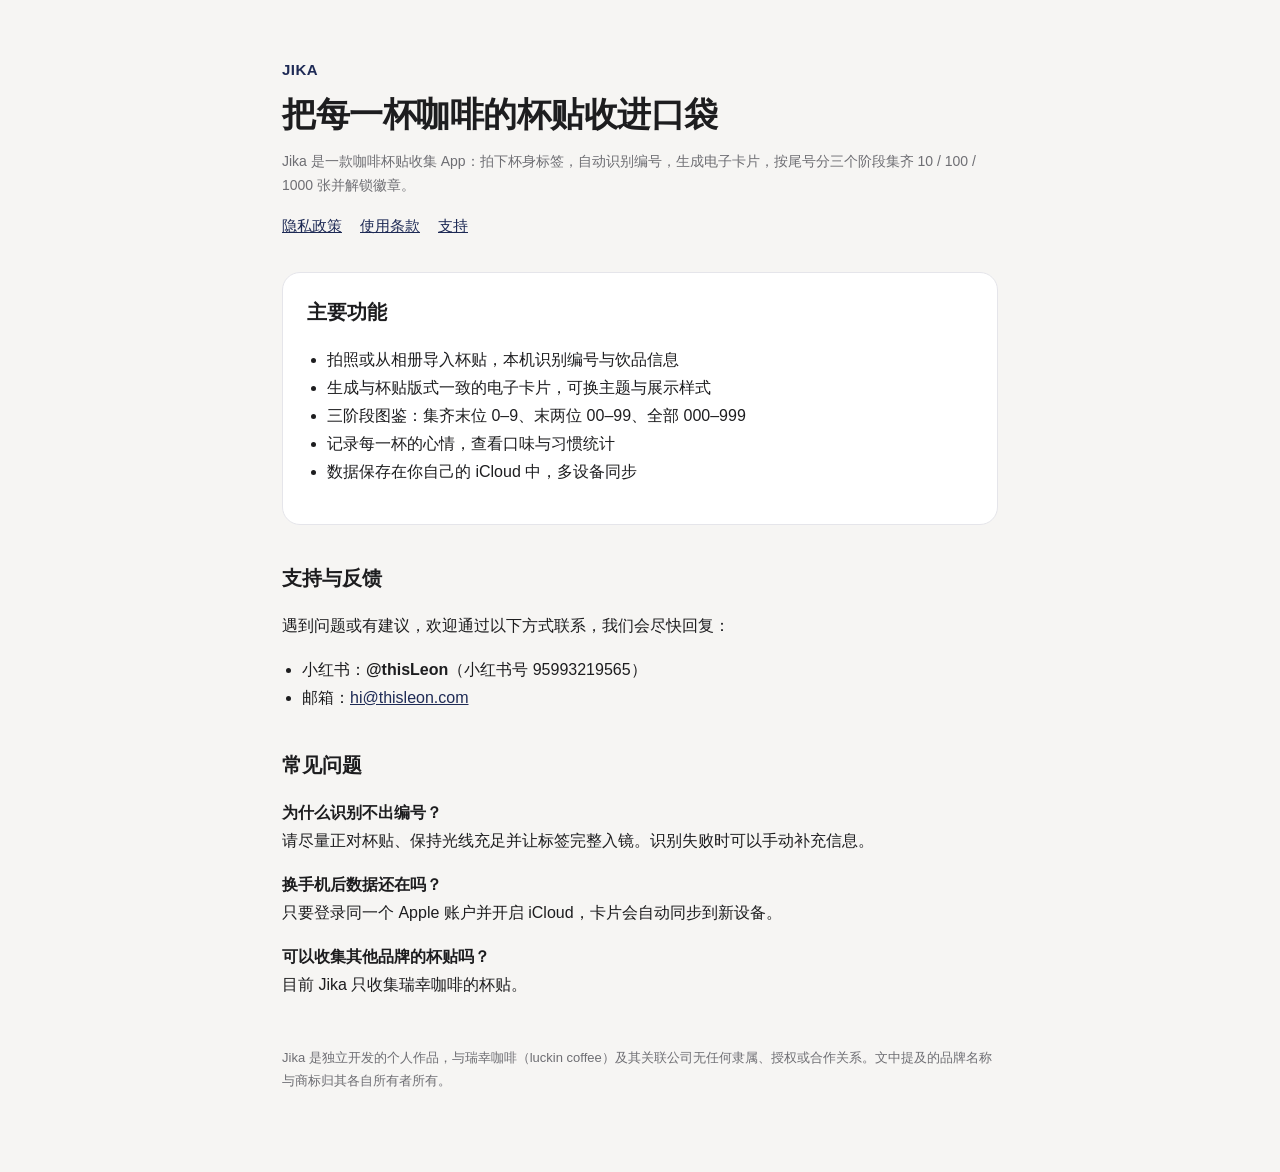
<file: index.html>
<!doctype html>
<html lang="zh-CN"><head><meta charset="utf-8"><meta name="viewport" content="width=device-width,initial-scale=1">
<title>Jika · 咖啡杯贴收集</title><link rel="stylesheet" href="style.css"></head>
<body><main>
<header><a class="brand" href="./">JIKA</a>
<h1>把每一杯咖啡的杯贴收进口袋</h1>
<p class="muted">Jika 是一款咖啡杯贴收集 App：拍下杯身标签，自动识别编号，生成电子卡片，按尾号分三个阶段集齐 10 / 100 / 1000 张并解锁徽章。</p>
<nav><a href="privacy.html">隐私政策</a><a href="terms.html">使用条款</a><a href="#support">支持</a></nav>
</header>

<div class="card">
<h2 style="margin-top:0">主要功能</h2>
<ul>
<li>拍照或从相册导入杯贴，本机识别编号与饮品信息</li>
<li>生成与杯贴版式一致的电子卡片，可换主题与展示样式</li>
<li>三阶段图鉴：集齐末位 0–9、末两位 00–99、全部 000–999</li>
<li>记录每一杯的心情，查看口味与习惯统计</li>
<li>数据保存在你自己的 iCloud 中，多设备同步</li>
</ul>
</div>

<h2 id="support">支持与反馈</h2>
<p>遇到问题或有建议，欢迎通过以下方式联系，我们会尽快回复：</p>
<ul>
<li>小红书：<b>@thisLeon</b>（小红书号 95993219565）</li>
<li>邮箱：<a href="mailto:hi@thisleon.com">hi@thisleon.com</a></li>
</ul>

<h2>常见问题</h2>
<p><b>为什么识别不出编号？</b><br>请尽量正对杯贴、保持光线充足并让标签完整入镜。识别失败时可以手动补充信息。</p>
<p><b>换手机后数据还在吗？</b><br>只要登录同一个 Apple 账户并开启 iCloud，卡片会自动同步到新设备。</p>
<p><b>可以收集其他品牌的杯贴吗？</b><br>目前 Jika 只收集瑞幸咖啡的杯贴。</p>

<footer>Jika 是独立开发的个人作品，与瑞幸咖啡（luckin coffee）及其关联公司无任何隶属、授权或合作关系。文中提及的品牌名称与商标归其各自所有者所有。</footer>
</main></body></html>
</file>
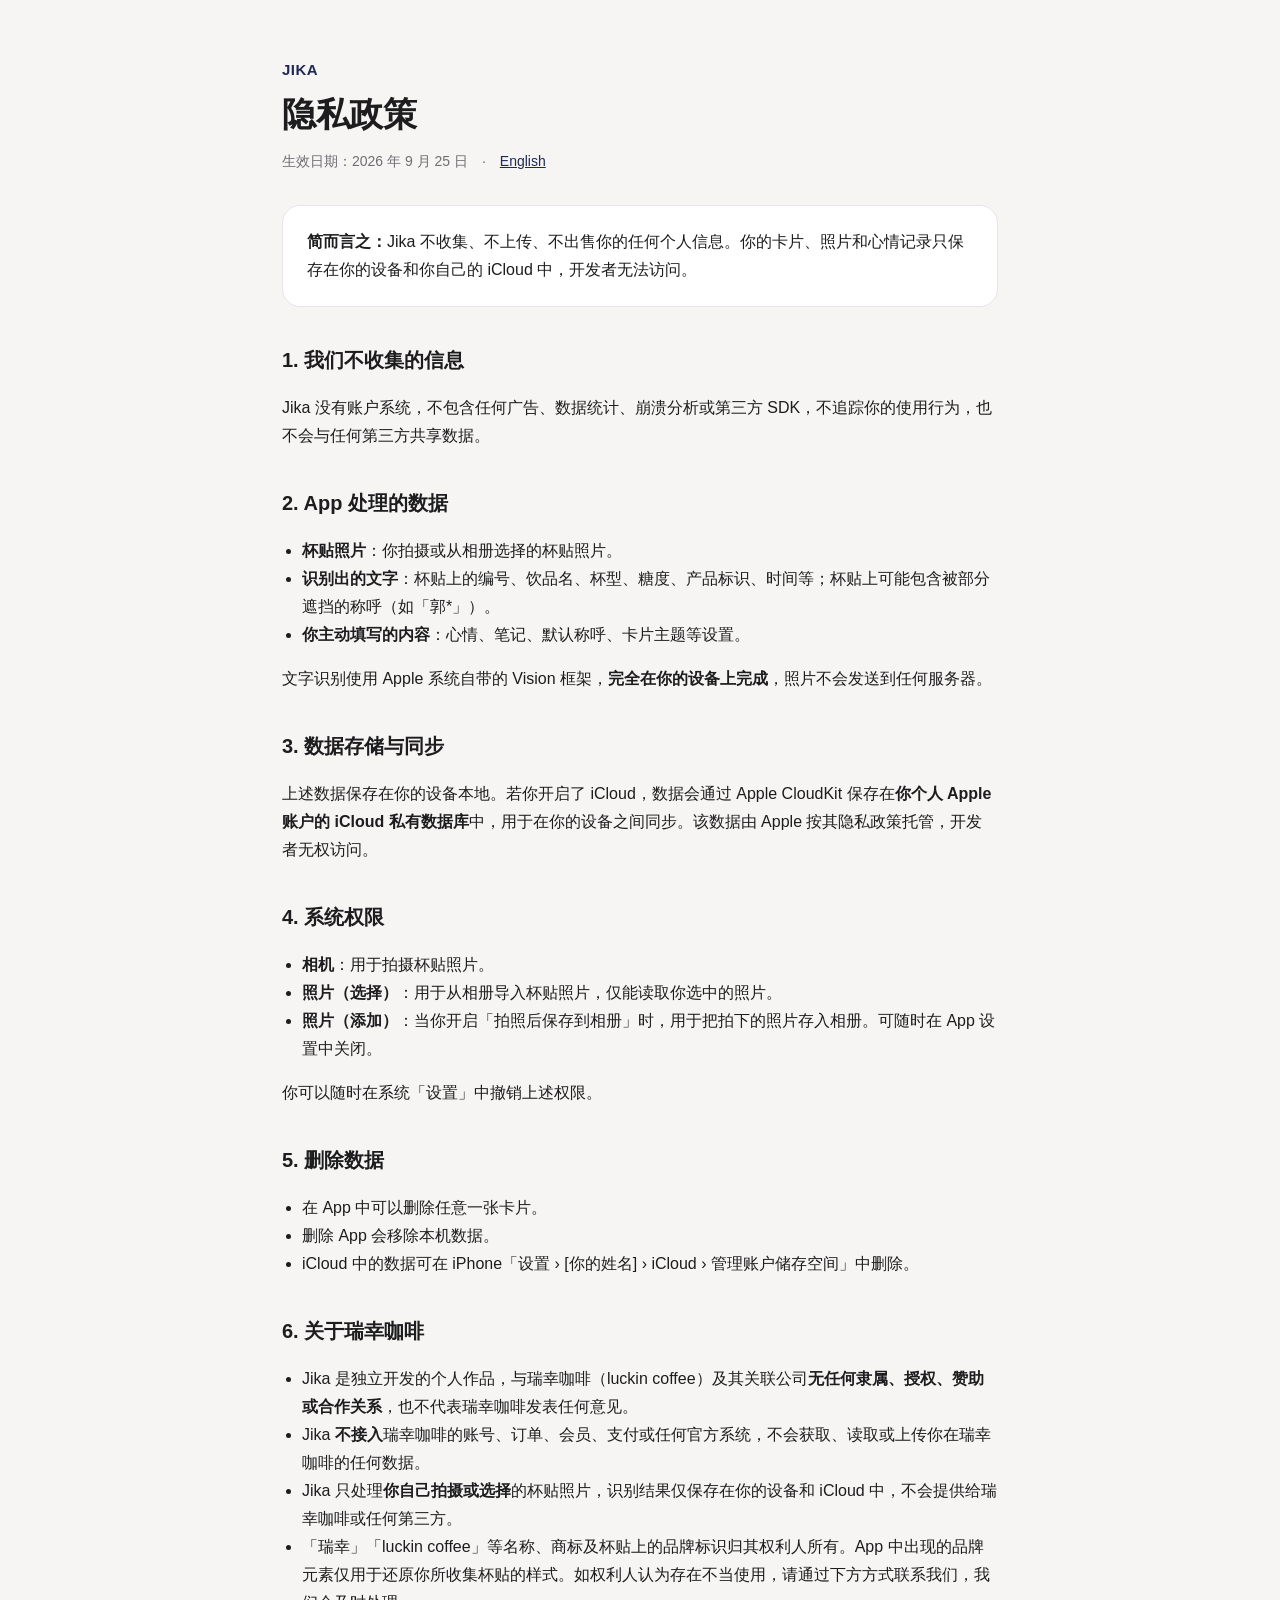
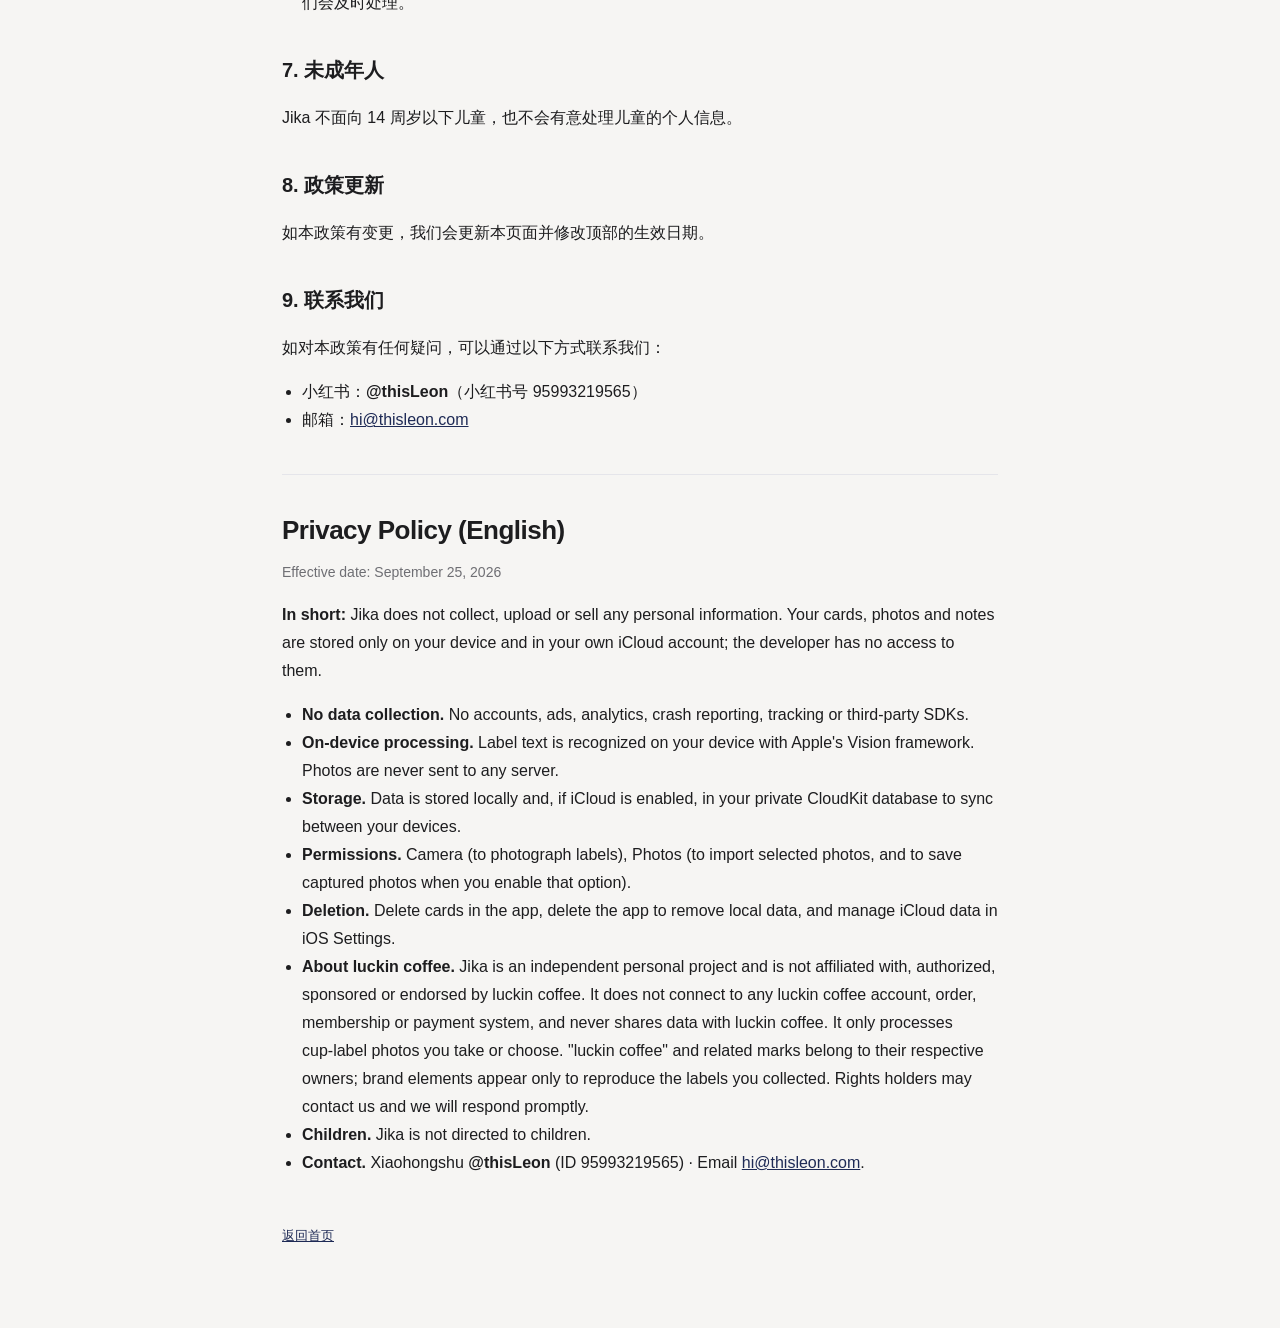
<file: privacy.html>
<!doctype html>
<html lang="zh-CN"><head><meta charset="utf-8"><meta name="viewport" content="width=device-width,initial-scale=1">
<title>隐私政策 · Jika</title><link rel="stylesheet" href="style.css"></head>
<body><main>
<header><a class="brand" href="./">JIKA</a>
<h1>隐私政策</h1>
<p class="muted">生效日期：2026 年 9 月 25 日　·　<a href="#en">English</a></p>
</header>

<div class="card"><b>简而言之：</b>Jika 不收集、不上传、不出售你的任何个人信息。你的卡片、照片和心情记录只保存在你的设备和你自己的 iCloud 中，开发者无法访问。</div>

<h2>1. 我们不收集的信息</h2>
<p>Jika 没有账户系统，不包含任何广告、数据统计、崩溃分析或第三方 SDK，不追踪你的使用行为，也不会与任何第三方共享数据。</p>

<h2>2. App 处理的数据</h2>
<ul>
<li><b>杯贴照片</b>：你拍摄或从相册选择的杯贴照片。</li>
<li><b>识别出的文字</b>：杯贴上的编号、饮品名、杯型、糖度、产品标识、时间等；杯贴上可能包含被部分遮挡的称呼（如「郭*」）。</li>
<li><b>你主动填写的内容</b>：心情、笔记、默认称呼、卡片主题等设置。</li>
</ul>
<p>文字识别使用 Apple 系统自带的 Vision 框架，<b>完全在你的设备上完成</b>，照片不会发送到任何服务器。</p>

<h2>3. 数据存储与同步</h2>
<p>上述数据保存在你的设备本地。若你开启了 iCloud，数据会通过 Apple CloudKit 保存在<b>你个人 Apple 账户的 iCloud 私有数据库</b>中，用于在你的设备之间同步。该数据由 Apple 按其隐私政策托管，开发者无权访问。</p>

<h2>4. 系统权限</h2>
<ul>
<li><b>相机</b>：用于拍摄杯贴照片。</li>
<li><b>照片（选择）</b>：用于从相册导入杯贴照片，仅能读取你选中的照片。</li>
<li><b>照片（添加）</b>：当你开启「拍照后保存到相册」时，用于把拍下的照片存入相册。可随时在 App 设置中关闭。</li>
</ul>
<p>你可以随时在系统「设置」中撤销上述权限。</p>

<h2>5. 删除数据</h2>
<ul>
<li>在 App 中可以删除任意一张卡片。</li>
<li>删除 App 会移除本机数据。</li>
<li>iCloud 中的数据可在 iPhone「设置 › [你的姓名] › iCloud › 管理账户储存空间」中删除。</li>
</ul>

<h2>6. 关于瑞幸咖啡</h2>
<ul>
<li>Jika 是独立开发的个人作品，与瑞幸咖啡（luckin coffee）及其关联公司<b>无任何隶属、授权、赞助或合作关系</b>，也不代表瑞幸咖啡发表任何意见。</li>
<li>Jika <b>不接入</b>瑞幸咖啡的账号、订单、会员、支付或任何官方系统，不会获取、读取或上传你在瑞幸咖啡的任何数据。</li>
<li>Jika 只处理<b>你自己拍摄或选择</b>的杯贴照片，识别结果仅保存在你的设备和 iCloud 中，不会提供给瑞幸咖啡或任何第三方。</li>
<li>「瑞幸」「luckin coffee」等名称、商标及杯贴上的品牌标识归其权利人所有。App 中出现的品牌元素仅用于还原你所收集杯贴的样式。如权利人认为存在不当使用，请通过下方方式联系我们，我们会及时处理。</li>
</ul>

<h2>7. 未成年人</h2>
<p>Jika 不面向 14 周岁以下儿童，也不会有意处理儿童的个人信息。</p>

<h2>8. 政策更新</h2>
<p>如本政策有变更，我们会更新本页面并修改顶部的生效日期。</p>

<h2>9. 联系我们</h2>
<p>如对本政策有任何疑问，可以通过以下方式联系我们：</p>
<ul>
<li>小红书：<b>@thisLeon</b>（小红书号 95993219565）</li>
<li>邮箱：<a href="mailto:hi@thisleon.com">hi@thisleon.com</a></li>
</ul>

<hr>
<h1 id="en" style="font-size:26px">Privacy Policy (English)</h1>
<p class="muted">Effective date: September 25, 2026</p>
<p><b>In short:</b> Jika does not collect, upload or sell any personal information. Your cards, photos and notes are stored only on your device and in your own iCloud account; the developer has no access to them.</p>
<ul>
<li><b>No data collection.</b> No accounts, ads, analytics, crash reporting, tracking or third‑party SDKs.</li>
<li><b>On‑device processing.</b> Label text is recognized on your device with Apple's Vision framework. Photos are never sent to any server.</li>
<li><b>Storage.</b> Data is stored locally and, if iCloud is enabled, in your private CloudKit database to sync between your devices.</li>
<li><b>Permissions.</b> Camera (to photograph labels), Photos (to import selected photos, and to save captured photos when you enable that option).</li>
<li><b>Deletion.</b> Delete cards in the app, delete the app to remove local data, and manage iCloud data in iOS Settings.</li>
<li><b>About luckin coffee.</b> Jika is an independent personal project and is not affiliated with, authorized, sponsored or endorsed by luckin coffee. It does not connect to any luckin coffee account, order, membership or payment system, and never shares data with luckin coffee. It only processes cup‑label photos you take or choose. "luckin coffee" and related marks belong to their respective owners; brand elements appear only to reproduce the labels you collected. Rights holders may contact us and we will respond promptly.</li>
<li><b>Children.</b> Jika is not directed to children.</li>
<li><b>Contact.</b> Xiaohongshu <b>@thisLeon</b> (ID 95993219565) · Email <a href="mailto:hi@thisleon.com">hi@thisleon.com</a>.</li>
</ul>
<footer><a href="./">返回首页</a></footer>
</main></body></html>
</file>
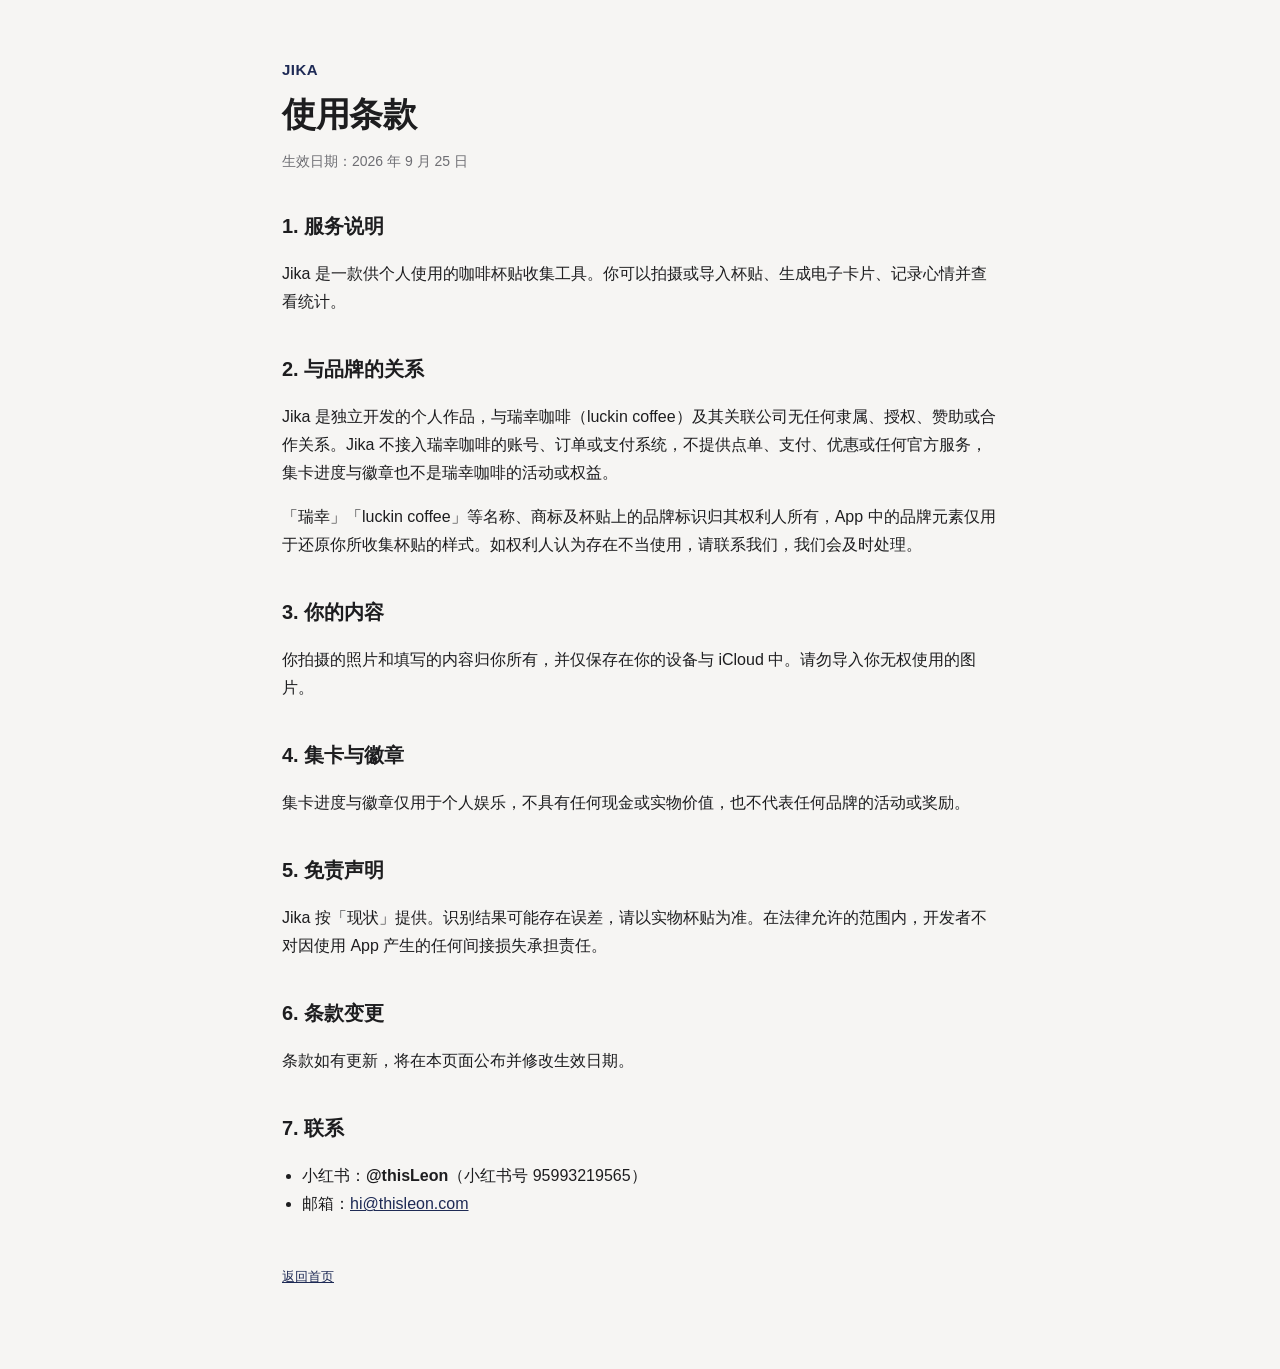
<file: terms.html>
<!doctype html>
<html lang="zh-CN"><head><meta charset="utf-8"><meta name="viewport" content="width=device-width,initial-scale=1">
<title>使用条款 · Jika</title><link rel="stylesheet" href="style.css"></head>
<body><main>
<header><a class="brand" href="./">JIKA</a>
<h1>使用条款</h1>
<p class="muted">生效日期：2026 年 9 月 25 日</p>
</header>
<h2>1. 服务说明</h2>
<p>Jika 是一款供个人使用的咖啡杯贴收集工具。你可以拍摄或导入杯贴、生成电子卡片、记录心情并查看统计。</p>
<h2>2. 与品牌的关系</h2>
<p>Jika 是独立开发的个人作品，与瑞幸咖啡（luckin coffee）及其关联公司无任何隶属、授权、赞助或合作关系。Jika 不接入瑞幸咖啡的账号、订单或支付系统，不提供点单、支付、优惠或任何官方服务，集卡进度与徽章也不是瑞幸咖啡的活动或权益。</p>
<p>「瑞幸」「luckin coffee」等名称、商标及杯贴上的品牌标识归其权利人所有，App 中的品牌元素仅用于还原你所收集杯贴的样式。如权利人认为存在不当使用，请联系我们，我们会及时处理。</p>
<h2>3. 你的内容</h2>
<p>你拍摄的照片和填写的内容归你所有，并仅保存在你的设备与 iCloud 中。请勿导入你无权使用的图片。</p>
<h2>4. 集卡与徽章</h2>
<p>集卡进度与徽章仅用于个人娱乐，不具有任何现金或实物价值，也不代表任何品牌的活动或奖励。</p>
<h2>5. 免责声明</h2>
<p>Jika 按「现状」提供。识别结果可能存在误差，请以实物杯贴为准。在法律允许的范围内，开发者不对因使用 App 产生的任何间接损失承担责任。</p>
<h2>6. 条款变更</h2>
<p>条款如有更新，将在本页面公布并修改生效日期。</p>
<h2>7. 联系</h2>
<ul>
<li>小红书：<b>@thisLeon</b>（小红书号 95993219565）</li>
<li>邮箱：<a href="mailto:hi@thisleon.com">hi@thisleon.com</a></li>
</ul>
<footer><a href="./">返回首页</a></footer>
</main></body></html>
</file>
<file: style.css>
:root{--bg:#f6f5f3;--fg:#1d1d1f;--muted:#6e6e73;--card:#fff;--line:#e5e5ea;--accent:#1e2a55}
@media (prefers-color-scheme:dark){:root{--bg:#0d0d12;--fg:#f5f5f7;--muted:#a1a1a6;--card:#1c1c22;--line:#2c2c34;--accent:#9fb3ff}}
*{box-sizing:border-box}
body{margin:0;background:var(--bg);color:var(--fg);font:16px/1.75 -apple-system,BlinkMacSystemFont,"PingFang SC","Helvetica Neue",sans-serif}
main{max-width:760px;margin:0 auto;padding:56px 22px 80px}
header{margin-bottom:32px}
.brand{font-weight:800;font-size:15px;letter-spacing:.5px;color:var(--accent);text-decoration:none}
h1{font-size:34px;line-height:1.2;margin:10px 0 6px;letter-spacing:-.5px}
h2{font-size:20px;margin:36px 0 8px}
p,li{color:var(--fg)}
.muted{color:var(--muted);font-size:14px}
.card{background:var(--card);border:1px solid var(--line);border-radius:18px;padding:22px 24px;margin:18px 0}
ul{padding-left:20px}
a{color:var(--accent)}
nav a{margin-right:18px;font-size:15px}
hr{border:none;border-top:1px solid var(--line);margin:40px 0}
footer{margin-top:48px;font-size:13px;color:var(--muted)}
</file>
